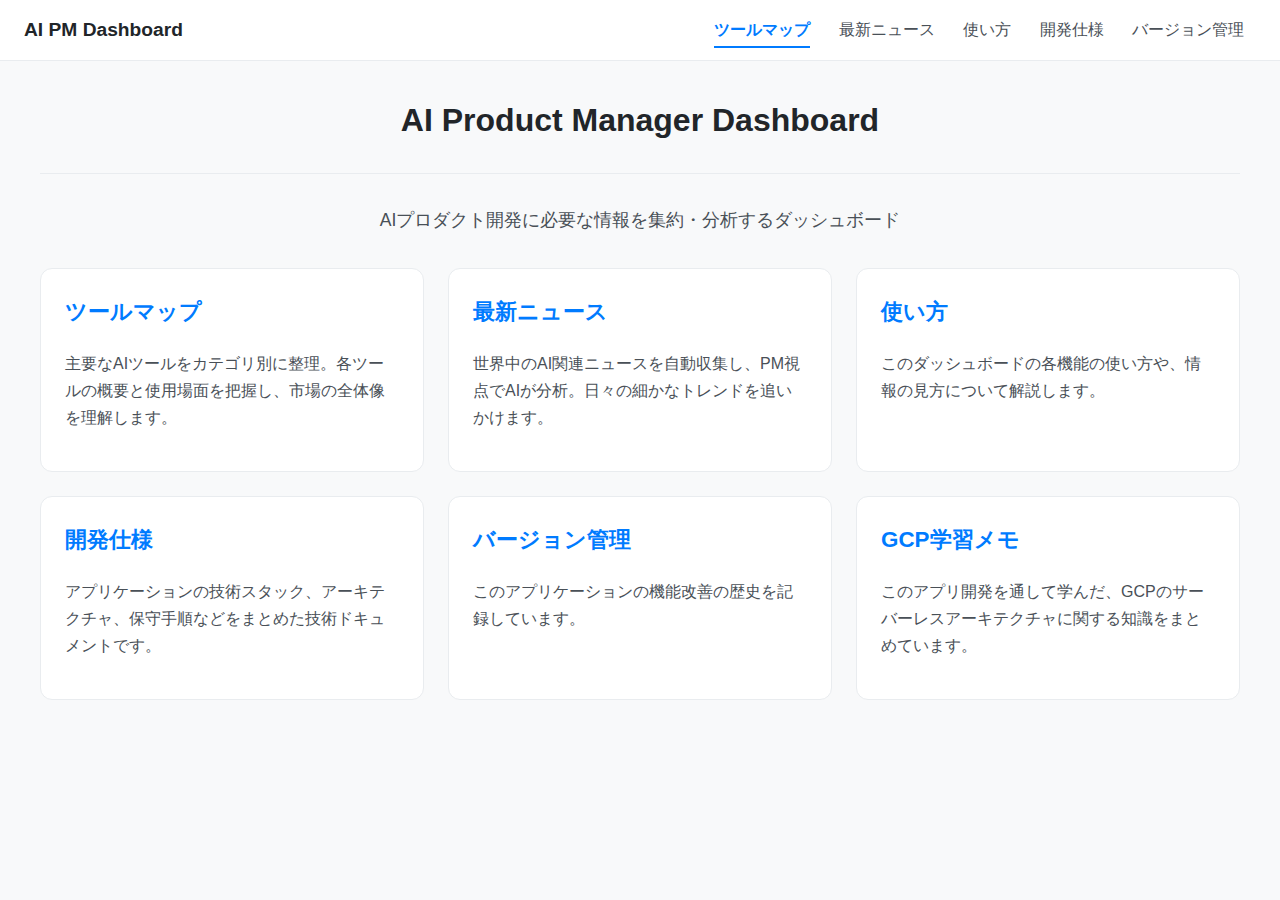
<file: public/index.html>
<!DOCTYPE html>
<html lang="ja">
<head>
    <meta charset="UTF-8">
    <meta name="viewport" content="width=device-width, initial-scale=1.0">
    <title>AI PM Dashboard - Home</title>
    <link rel="stylesheet" href="style.css">
    <style>
        /* このページ専用のスタイル */
        .portal-grid {
            display: grid;
            grid-template-columns: repeat(auto-fit, minmax(300px, 1fr));
            gap: 1.5em;
            margin-top: 2em;
        }
        .portal-card {
            background-color: var(--card-background-color);
            border: 1px solid var(--border-color);
            border-radius: 12px;
            padding: 1.5em;
            text-decoration: none;
            color: var(--text-color);
            transition: transform 0.2s ease-in-out, box-shadow 0.2s ease-in-out;
            display: block;
        }
        .portal-card:hover {
            transform: translateY(-5px);
            box-shadow: 0 8px 24px rgba(0,0,0,0.1);
        }
        .portal-card h2 {
            margin-top: 0;
            font-size: 1.4em;
            color: var(--primary-color);
            border: none;
            padding: 0;
        }
        .portal-card p {
            color: var(--secondary-text-color);
        }
    </style>
</head>
<body>
    <header id="header-placeholder" class="app-header"></header>
    
    <main class="container">
        <h1>AI Product Manager Dashboard</h1>
        <p style="text-align: center; font-size: 1.1em; color: var(--secondary-text-color);">AIプロダクト開発に必要な情報を集約・分析するダッシュボード</p>
        
        <div class="portal-grid">
            <a href="/landscape.html" class="portal-card">
                <h2>ツールマップ</h2>
                <p>主要なAIツールをカテゴリ別に整理。各ツールの概要と使用場面を把握し、市場の全体像を理解します。</p>
            </a>
            <a href="/news.html" class="portal-card">
                <h2>最新ニュース</h2>
                <p>世界中のAI関連ニュースを自動収集し、PM視点でAIが分析。日々の細かなトレンドを追いかけます。</p>
            </a>
            <a href="/manual.html" class="portal-card">
                <h2>使い方</h2>
                <p>このダッシュボードの各機能の使い方や、情報の見方について解説します。</p>
            </a>
            <a href="/specs.html" class="portal-card">
                <h2>開発仕様</h2>
                <p>アプリケーションの技術スタック、アーキテクチャ、保守手順などをまとめた技術ドキュメントです。</p>
            </a>
            <a href="/changelog.html" class="portal-card">
                <h2>バージョン管理</h2>
                <p>このアプリケーションの機能改善の歴史を記録しています。</p>
            </a>
            <a href="/gcp_lessons.html" class="portal-card">
                <h2>GCP学習メモ</h2>
                <p>このアプリ開発を通して学んだ、GCPのサーバーレスアーキテクチャに関する知識をまとめています。</p>
            </a>
        </div>
    </main>
    
  <div id="corporate-info-modal" class="modal-overlay" style="display: none;">
      <div class="modal-content">
        <div class="modal-header">
          <h2 id="modal-company-name">法人情報</h2>
          <span class="modal-close-button">&times;</span>
        </div>
        <div id="modal-body-content" class="modal-body">
          <div class="loader"></div>
        </div>
      </div>
    </div>
    
    <script src="app.js"></script>
  </body>
</html>
</file>
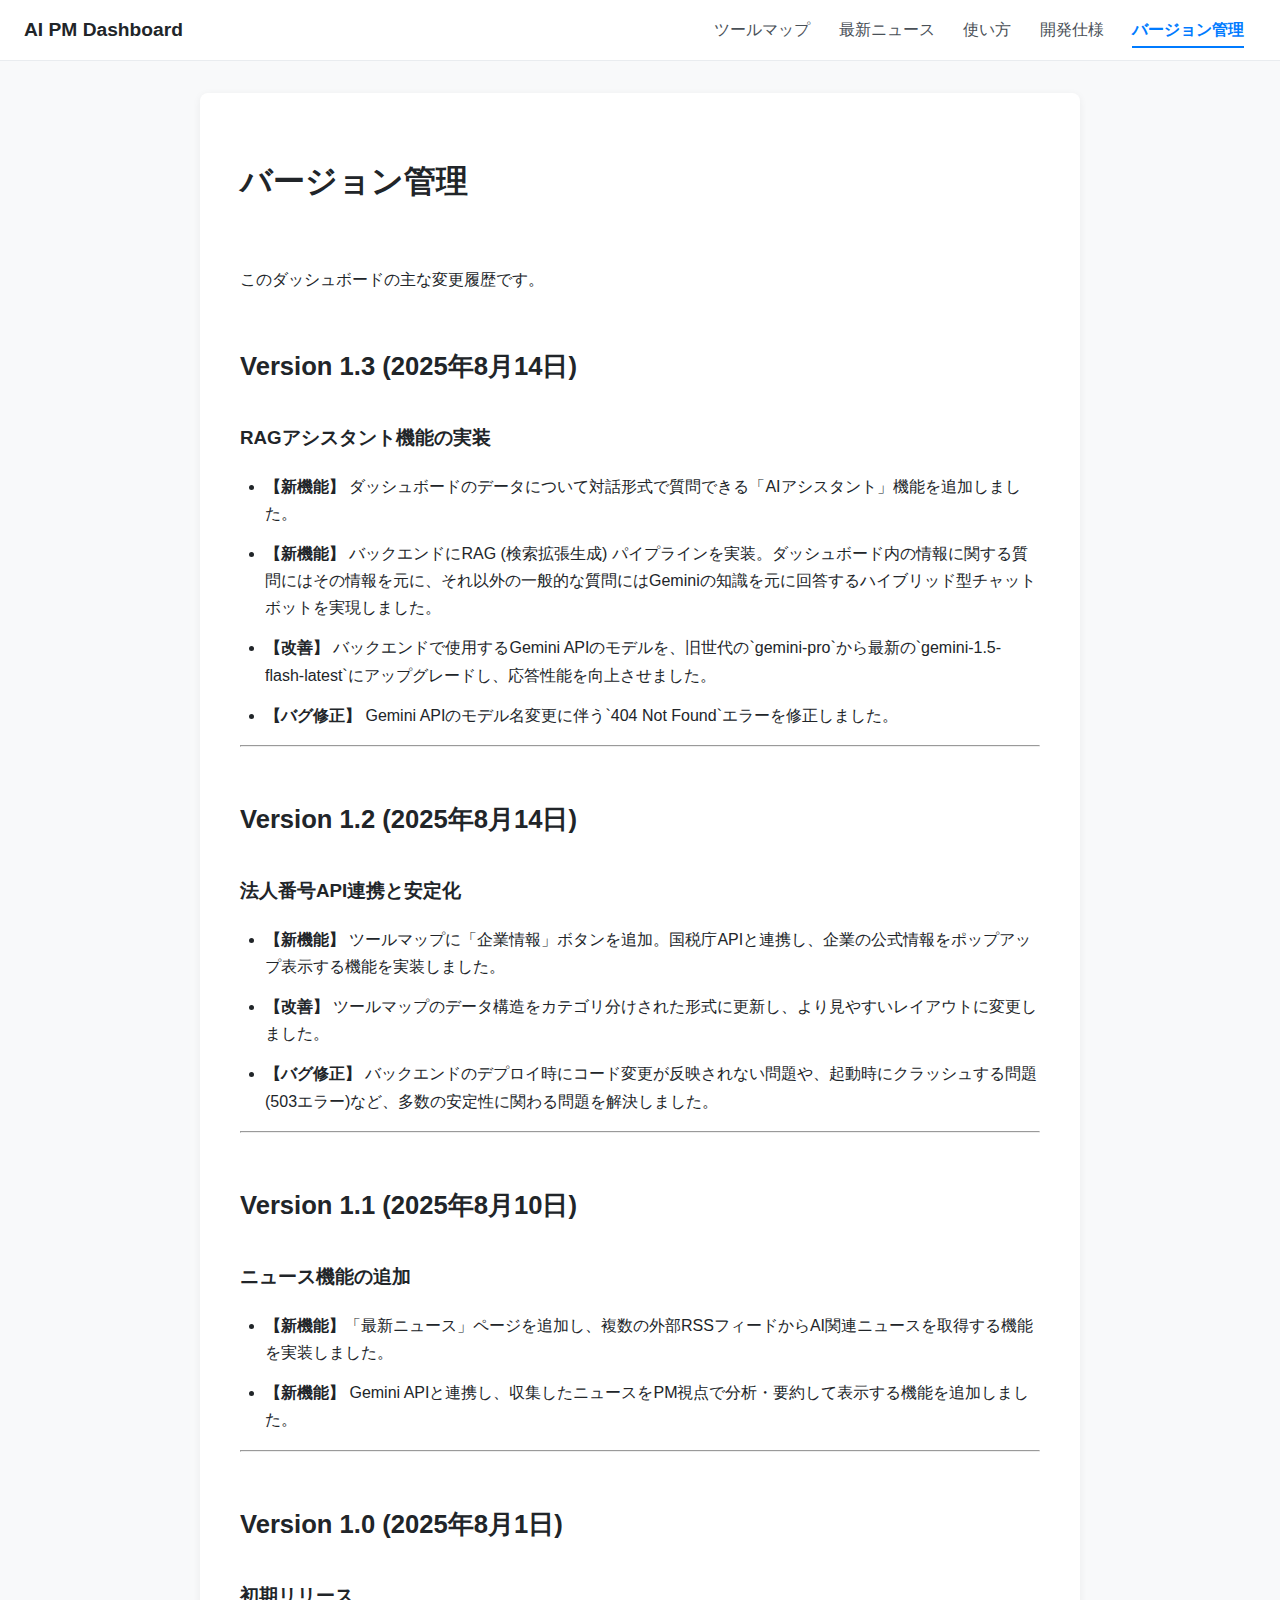
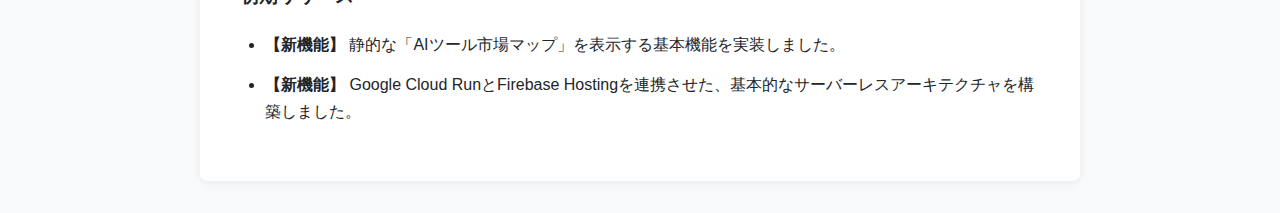
<file: public/changelog.html>
<!DOCTYPE html>
<html lang="ja">
<head>
    <meta charset="UTF-8">
    <meta name="viewport" content="width=device-width, initial-scale=1.0">
    <title>バージョン管理 - AI PM Dashboard</title>
    <link rel="stylesheet" href="style.css">
</head>
<body>
    <header id="header-placeholder" class="app-header"></header>

    <main class="container">
        <div class="static-page-container">
            <h1>バージョン管理</h1>
            <p>このダッシュボードの主な変更履歴です。</p>
    
            <section class="changelog-entry">
                <h2>Version 1.3 <span class="changelog-date">(2025年8月14日)</span></h2>
                <h3>RAGアシスタント機能の実装</h3>
                <ul>
                    <li><strong>【新機能】</strong> ダッシュボードのデータについて対話形式で質問できる「AIアシスタント」機能を追加しました。</li>
                    <li><strong>【新機能】</strong> バックエンドにRAG (検索拡張生成) パイプラインを実装。ダッシュボード内の情報に関する質問にはその情報を元に、それ以外の一般的な質問にはGeminiの知識を元に回答するハイブリッド型チャットボットを実現しました。</li>
                    <li><strong>【改善】</strong> バックエンドで使用するGemini APIのモデルを、旧世代の`gemini-pro`から最新の`gemini-1.5-flash-latest`にアップグレードし、応答性能を向上させました。</li>
                     <li><strong>【バグ修正】</strong> Gemini APIのモデル名変更に伴う`404 Not Found`エラーを修正しました。</li>
                </ul>
            </section>
            
            <hr>

            <section class="changelog-entry">
                <h2>Version 1.2 <span class="changelog-date">(2025年8月14日)</span></h2>
                <h3>法人番号API連携と安定化</h3>
                <ul>
                    <li><strong>【新機能】</strong> ツールマップに「企業情報」ボタンを追加。国税庁APIと連携し、企業の公式情報をポップアップ表示する機能を実装しました。</li>
                    <li><strong>【改善】</strong> ツールマップのデータ構造をカテゴリ分けされた形式に更新し、より見やすいレイアウトに変更しました。</li>
                    <li><strong>【バグ修正】</strong> バックエンドのデプロイ時にコード変更が反映されない問題や、起動時にクラッシュする問題(503エラー)など、多数の安定性に関わる問題を解決しました。</li>
                </ul>
            </section>
    
            <hr>
    
            <section class="changelog-entry">
                <h2>Version 1.1 <span class="changelog-date">(2025年8月10日)</span></h2>
                <h3>ニュース機能の追加</h3>
                <ul>
                    <li><strong>【新機能】</strong>「最新ニュース」ページを追加し、複数の外部RSSフィードからAI関連ニュースを取得する機能を実装しました。</li>
                    <li><strong>【新機能】</strong> Gemini APIと連携し、収集したニュースをPM視点で分析・要約して表示する機能を追加しました。</li>
                </ul>
            </section>
    
            <hr>
    
            <section class="changelog-entry">
                <h2>Version 1.0 <span class="changelog-date">(2025年8月1日)</span></h2>
                <h3>初期リリース</h3>
                <ul>
                    <li><strong>【新機能】</strong> 静的な「AIツール市場マップ」を表示する基本機能を実装しました。</li>
                    <li><strong>【新機能】</strong> Google Cloud RunとFirebase Hostingを連携させた、基本的なサーバーレスアーキテクチャを構築しました。</li>
                </ul>
            </section>
        </div>
    </main>
    
    <script src="app.js"></script>
</body>
</html>
</file>
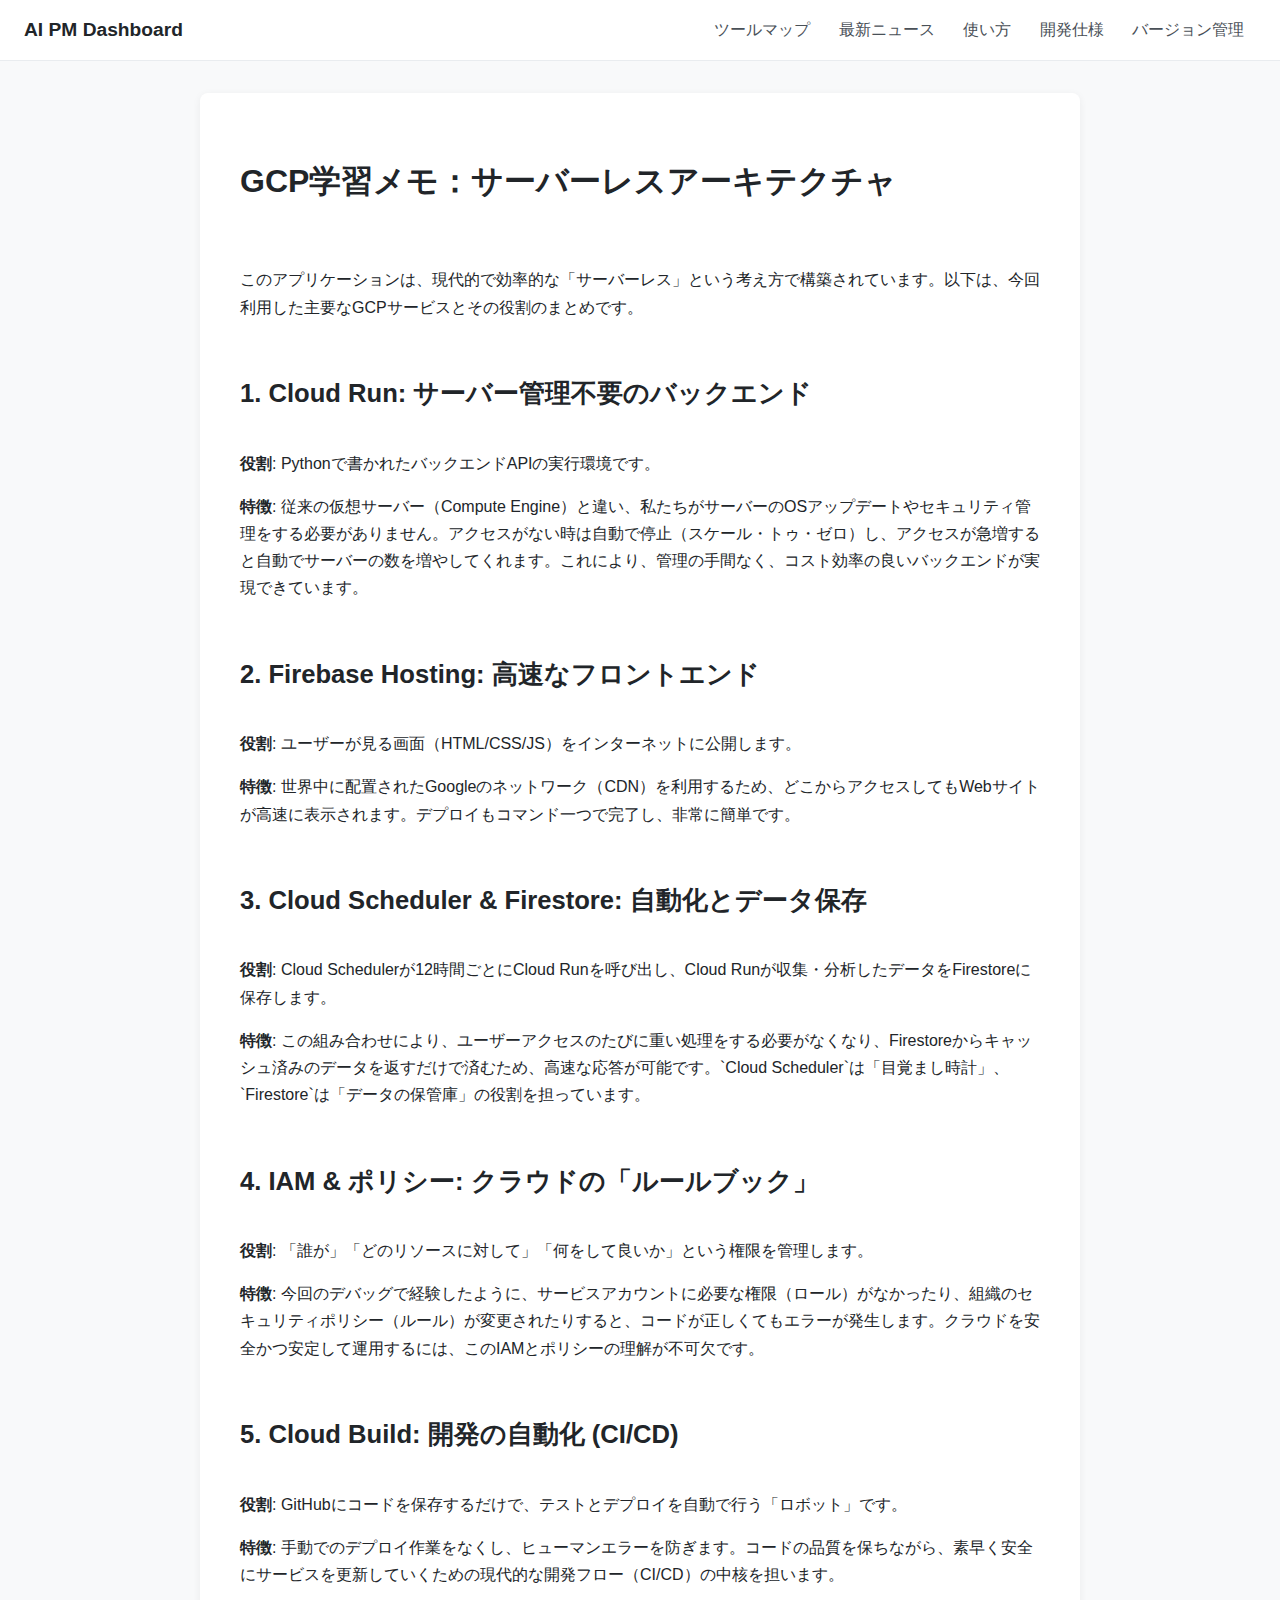
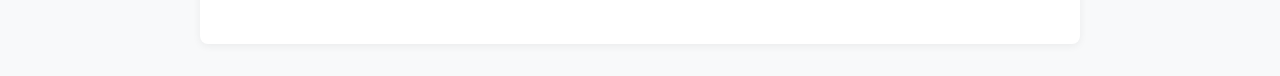
<file: public/gcp_lessons.html>
<!DOCTYPE html>
<html lang="ja">
<head>
    <meta charset="UTF-8">
    <meta name="viewport" content="width=device-width, initial-scale=1.0">
    <title>GCP学習メモ - AI PM Dashboard</title>
    <link rel="stylesheet" href="style.css">
</head>
<body>
    <header id="header-placeholder" class="app-header"></header>
    
    <main class="container">
        <div class="static-page-container">
            <h1>GCP学習メモ：サーバーレスアーキテクチャ</h1>
            <p>このアプリケーションは、現代的で効率的な「サーバーレス」という考え方で構築されています。以下は、今回利用した主要なGCPサービスとその役割のまとめです。</p>

            <h2>1. Cloud Run: サーバー管理不要のバックエンド</h2>
            <p><strong>役割</strong>: Pythonで書かれたバックエンドAPIの実行環境です。</p>
            <p><strong>特徴</strong>: 従来の仮想サーバー（Compute Engine）と違い、私たちがサーバーのOSアップデートやセキュリティ管理をする必要がありません。アクセスがない時は自動で停止（スケール・トゥ・ゼロ）し、アクセスが急増すると自動でサーバーの数を増やしてくれます。これにより、管理の手間なく、コスト効率の良いバックエンドが実現できています。</p>
            
            <h2>2. Firebase Hosting: 高速なフロントエンド</h2>
            <p><strong>役割</strong>: ユーザーが見る画面（HTML/CSS/JS）をインターネットに公開します。</p>
            <p><strong>特徴</strong>: 世界中に配置されたGoogleのネットワーク（CDN）を利用するため、どこからアクセスしてもWebサイトが高速に表示されます。デプロイもコマンド一つで完了し、非常に簡単です。</p>

            <h2>3. Cloud Scheduler & Firestore: 自動化とデータ保存</h2>
            <p><strong>役割</strong>: Cloud Schedulerが12時間ごとにCloud Runを呼び出し、Cloud Runが収集・分析したデータをFirestoreに保存します。</p>
            <p><strong>特徴</strong>: この組み合わせにより、ユーザーアクセスのたびに重い処理をする必要がなくなり、Firestoreからキャッシュ済みのデータを返すだけで済むため、高速な応答が可能です。`Cloud Scheduler`は「目覚まし時計」、`Firestore`は「データの保管庫」の役割を担っています。</p>

            <h2>4. IAM & ポリシー: クラウドの「ルールブック」</h2>
            <p><strong>役割</strong>: 「誰が」「どのリソースに対して」「何をして良いか」という権限を管理します。</p>
            <p><strong>特徴</strong>: 今回のデバッグで経験したように、サービスアカウントに必要な権限（ロール）がなかったり、組織のセキュリティポリシー（ルール）が変更されたりすると、コードが正しくてもエラーが発生します。クラウドを安全かつ安定して運用するには、このIAMとポリシーの理解が不可欠です。</p>

            <h2>5. Cloud Build: 開発の自動化 (CI/CD)</h2>
            <p><strong>役割</strong>: GitHubにコードを保存するだけで、テストとデプロイを自動で行う「ロボット」です。</p>
            <p><strong>特徴</strong>: 手動でのデプロイ作業をなくし、ヒューマンエラーを防ぎます。コードの品質を保ちながら、素早く安全にサービスを更新していくための現代的な開発フロー（CI/CD）の中核を担います。</p>
        </div>
    </main>
    
    <script src="app.js"></script>
</body>
</html>
</file>
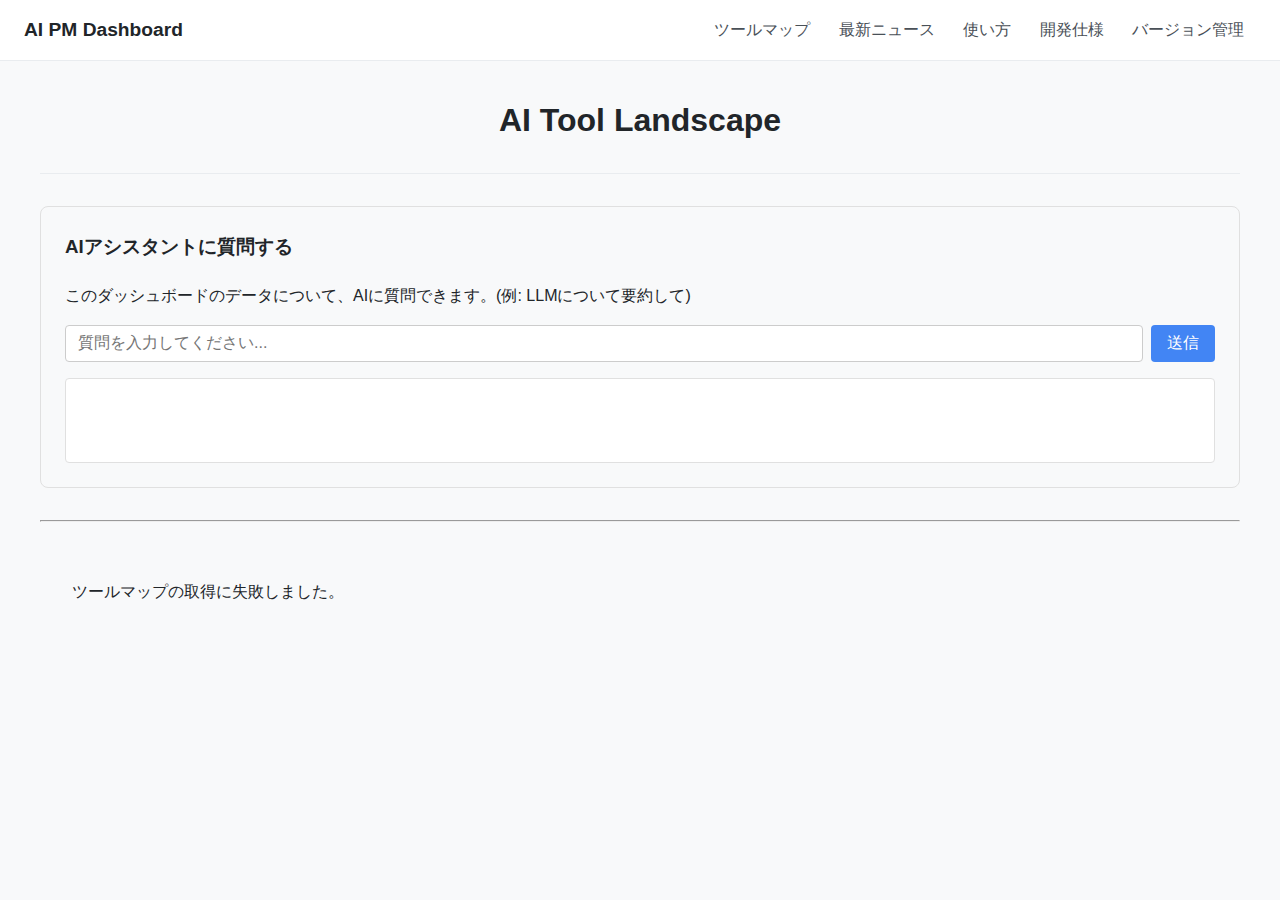
<file: public/landscape.html>
<!DOCTYPE html>
<html lang="ja">
<head>
    <meta charset="UTF-8">
    <meta name="viewport" content="width=device-width, initial-scale=1.0">
    <title>AI Tool Landscape</title>
    <link rel="stylesheet" href="style.css">
</head>
<body>
    <header id="header-placeholder" class="app-header"></header>
    
    <main class="container">
        <h1>AI Tool Landscape</h1>
        <section class="chat-container">
    <h3>AIアシスタントに質問する</h3>
    <p>このダッシュボードのデータについて、AIに質問できます。(例: LLMについて要約して)</p>
    <div class="chat-input-area">
        <input type="text" id="chat-input" placeholder="質問を入力してください...">
        <button id="chat-submit-btn">送信</button>
    </div>
    <div id="chat-answer-area">
        </div>
</section>

<hr class="section-divider">
        <div id="main-container" class="category-grid">
            <div class="loader">AIツールマップを読み込み中...</div>
        </div>
    </main>
    
    <script src="app.js"></script>
</body>
</html>
</file>
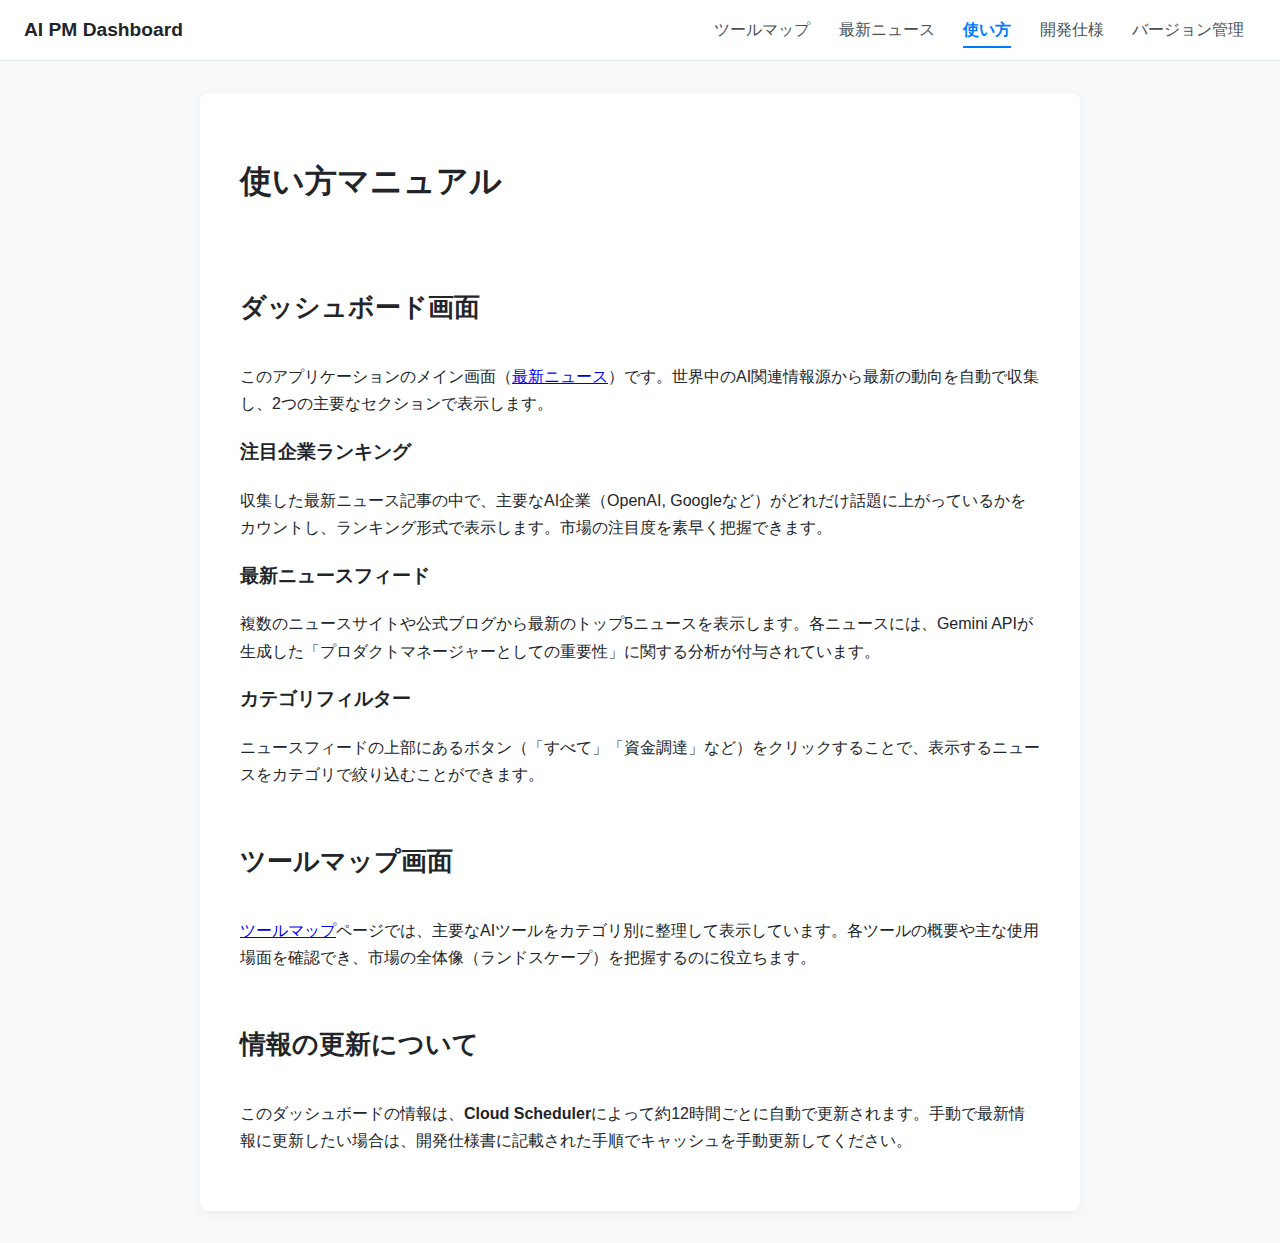
<file: public/manual.html>
<!DOCTYPE html>
<html lang="ja">
<head>
    <meta charset="UTF-8">
    <meta name="viewport" content="width=device-width, initial-scale=1.0">
    <title>使い方 - AI PM Dashboard</title>
    <link rel="stylesheet" href="style.css">
</head>
<body>
    <header id="header-placeholder" class="app-header"></header>
    
    <main class="container">
        <div class="static-page-container">
            <h1>使い方マニュアル</h1>
            
            <h2>ダッシュボード画面</h2>
            <p>このアプリケーションのメイン画面（<a href="/news.html">最新ニュース</a>）です。世界中のAI関連情報源から最新の動向を自動で収集し、2つの主要なセクションで表示します。</p>
            
            <h3>注目企業ランキング</h3>
            <p>収集した最新ニュース記事の中で、主要なAI企業（OpenAI, Googleなど）がどれだけ話題に上がっているかをカウントし、ランキング形式で表示します。市場の注目度を素早く把握できます。</p>

            <h3>最新ニュースフィード</h3>
            <p>複数のニュースサイトや公式ブログから最新のトップ5ニュースを表示します。各ニュースには、Gemini APIが生成した「プロダクトマネージャーとしての重要性」に関する分析が付与されています。</p>
            
            <h3>カテゴリフィルター</h3>
            <p>ニュースフィードの上部にあるボタン（「すべて」「資金調達」など）をクリックすることで、表示するニュースをカテゴリで絞り込むことができます。</p>

            <h2>ツールマップ画面</h2>
            <p><a href="/">ツールマップ</a>ページでは、主要なAIツールをカテゴリ別に整理して表示しています。各ツールの概要や主な使用場面を確認でき、市場の全体像（ランドスケープ）を把握するのに役立ちます。</p>

            <h2>情報の更新について</h2>
            <p>このダッシュボードの情報は、<strong>Cloud Scheduler</strong>によって約12時間ごとに自動で更新されます。手動で最新情報に更新したい場合は、開発仕様書に記載された手順でキャッシュを手動更新してください。</p>
        </div>
    </main>
    
    <script src="app.js"></script>
</body>
</html>
</file>
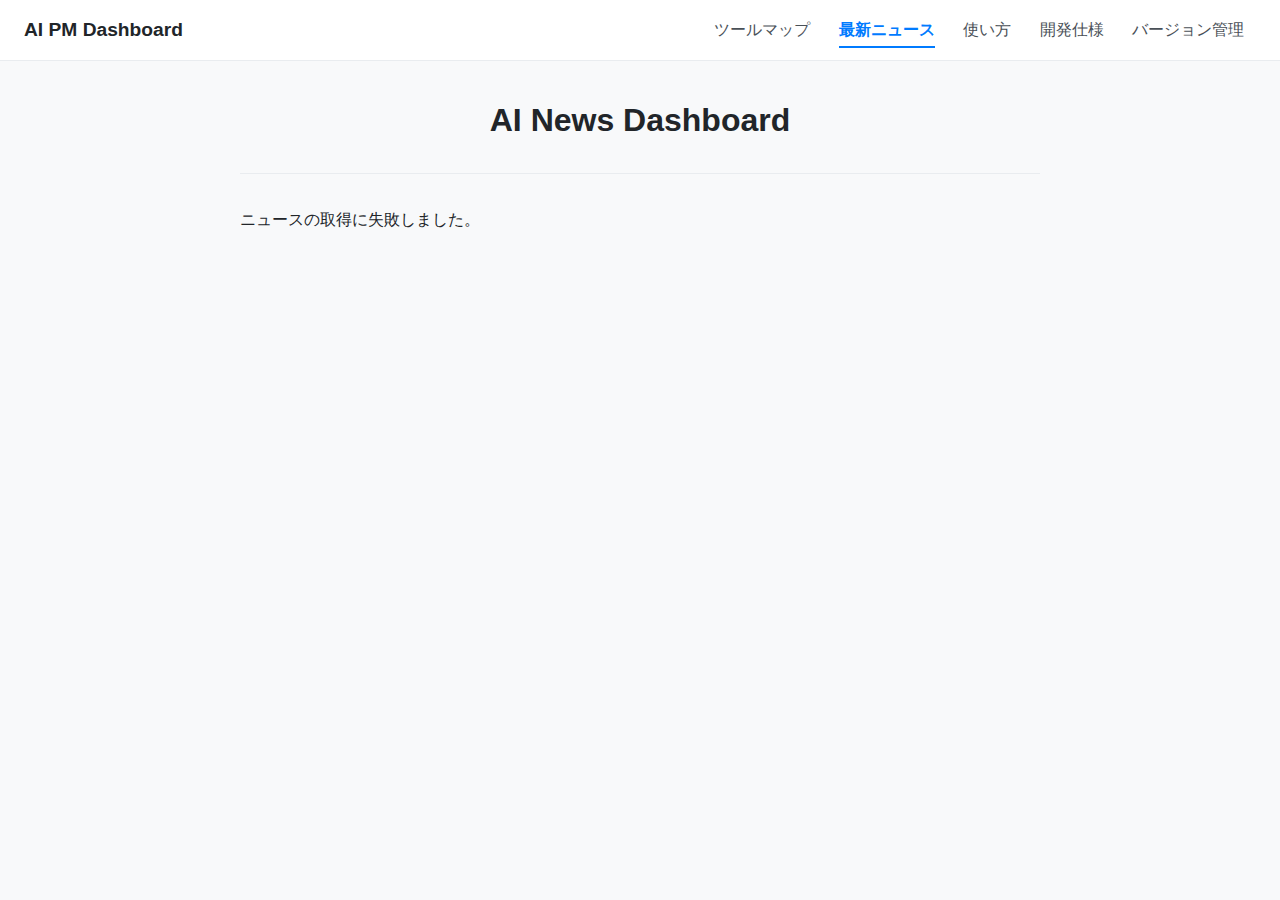
<file: public/news.html>
<!DOCTYPE html>
<html lang="ja">
<head>
    <meta charset="UTF-8">
    <meta name="viewport" content="width=device-width, initial-scale=1.0">
    <title>AI News Dashboard</title>
    <link rel="stylesheet" href="style.css">
</head>
<body>
    <header id="header-placeholder" class="app-header"></header>
    
    <main class="container">
        <div class="news-container-wrapper">
            <h1>AI News Dashboard</h1>
            <div class="filter-container" id="filter-buttons"></div>
            <div id="news-container">
                <div class="loader">最新ニュースを分析中...</div>
            </div>
        </div>
    </main>
    
    <script src="app.js"></script>
</body>
</html>
</file>
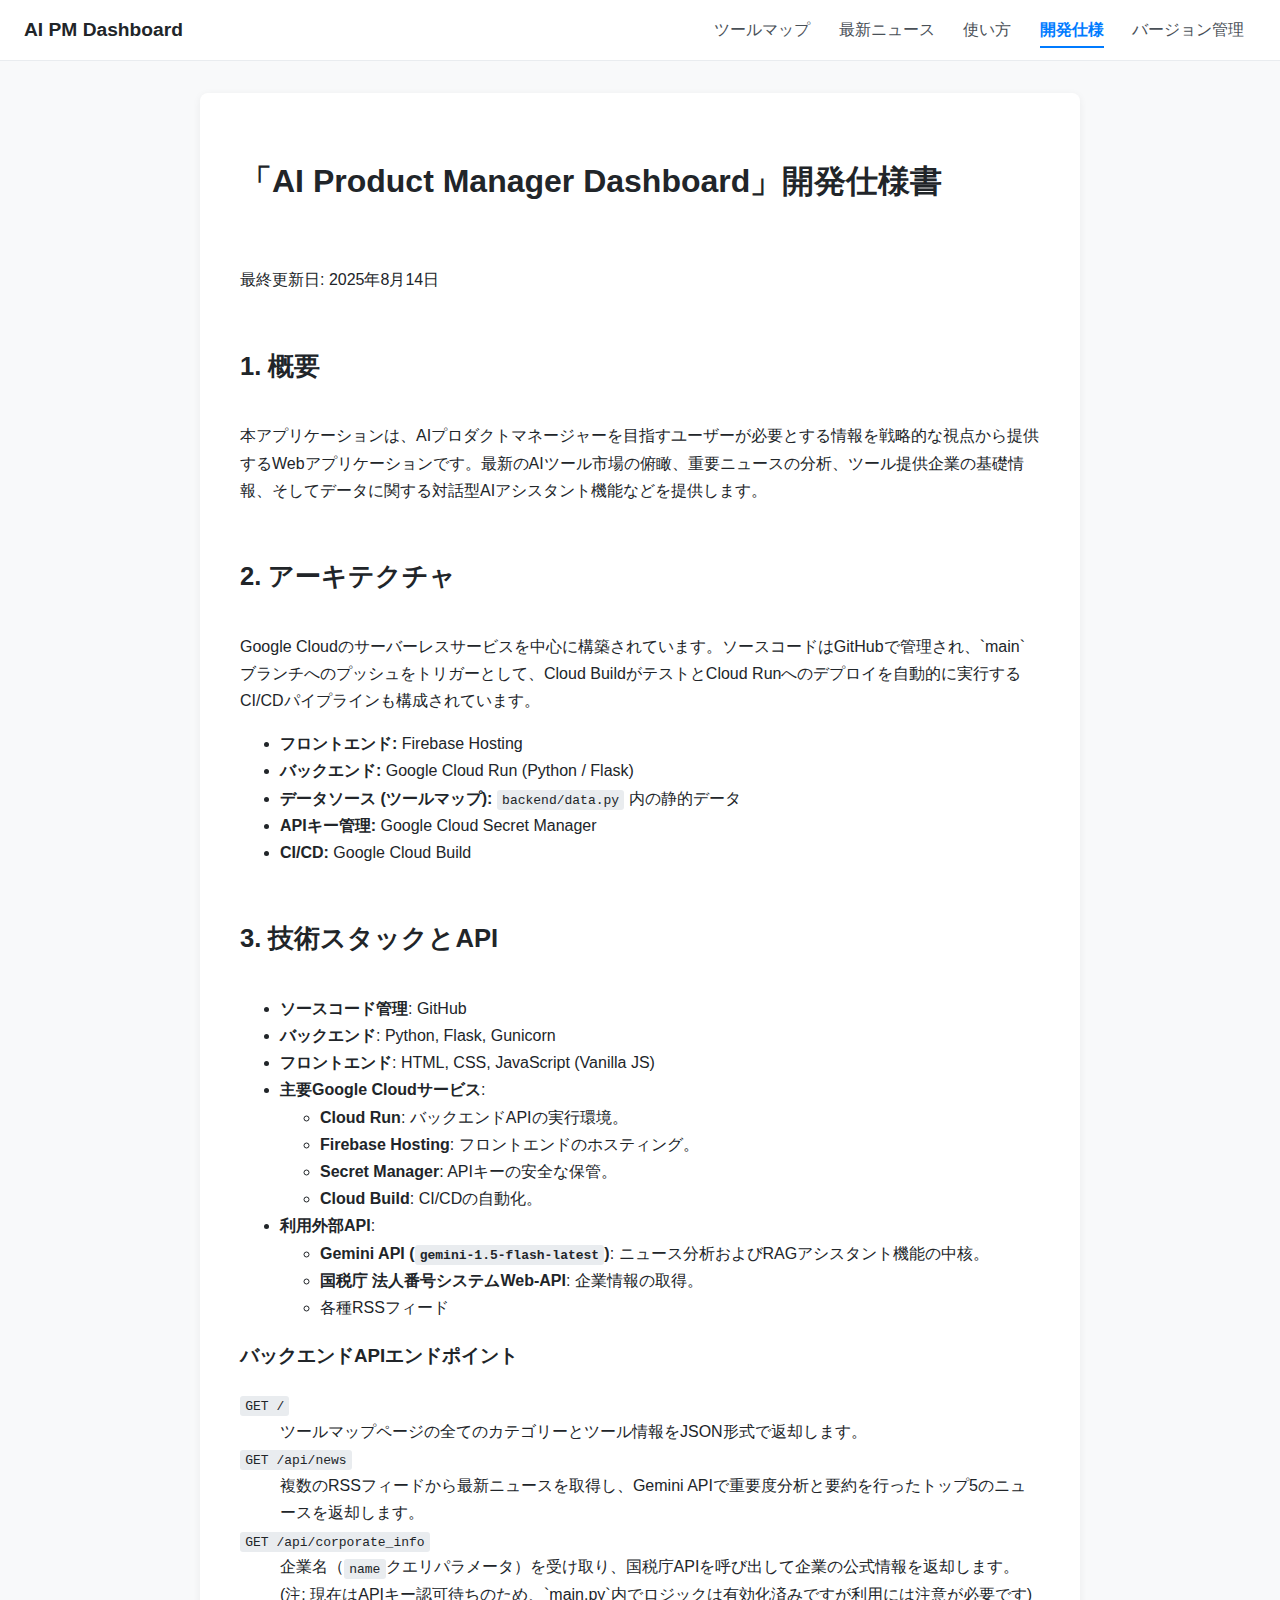
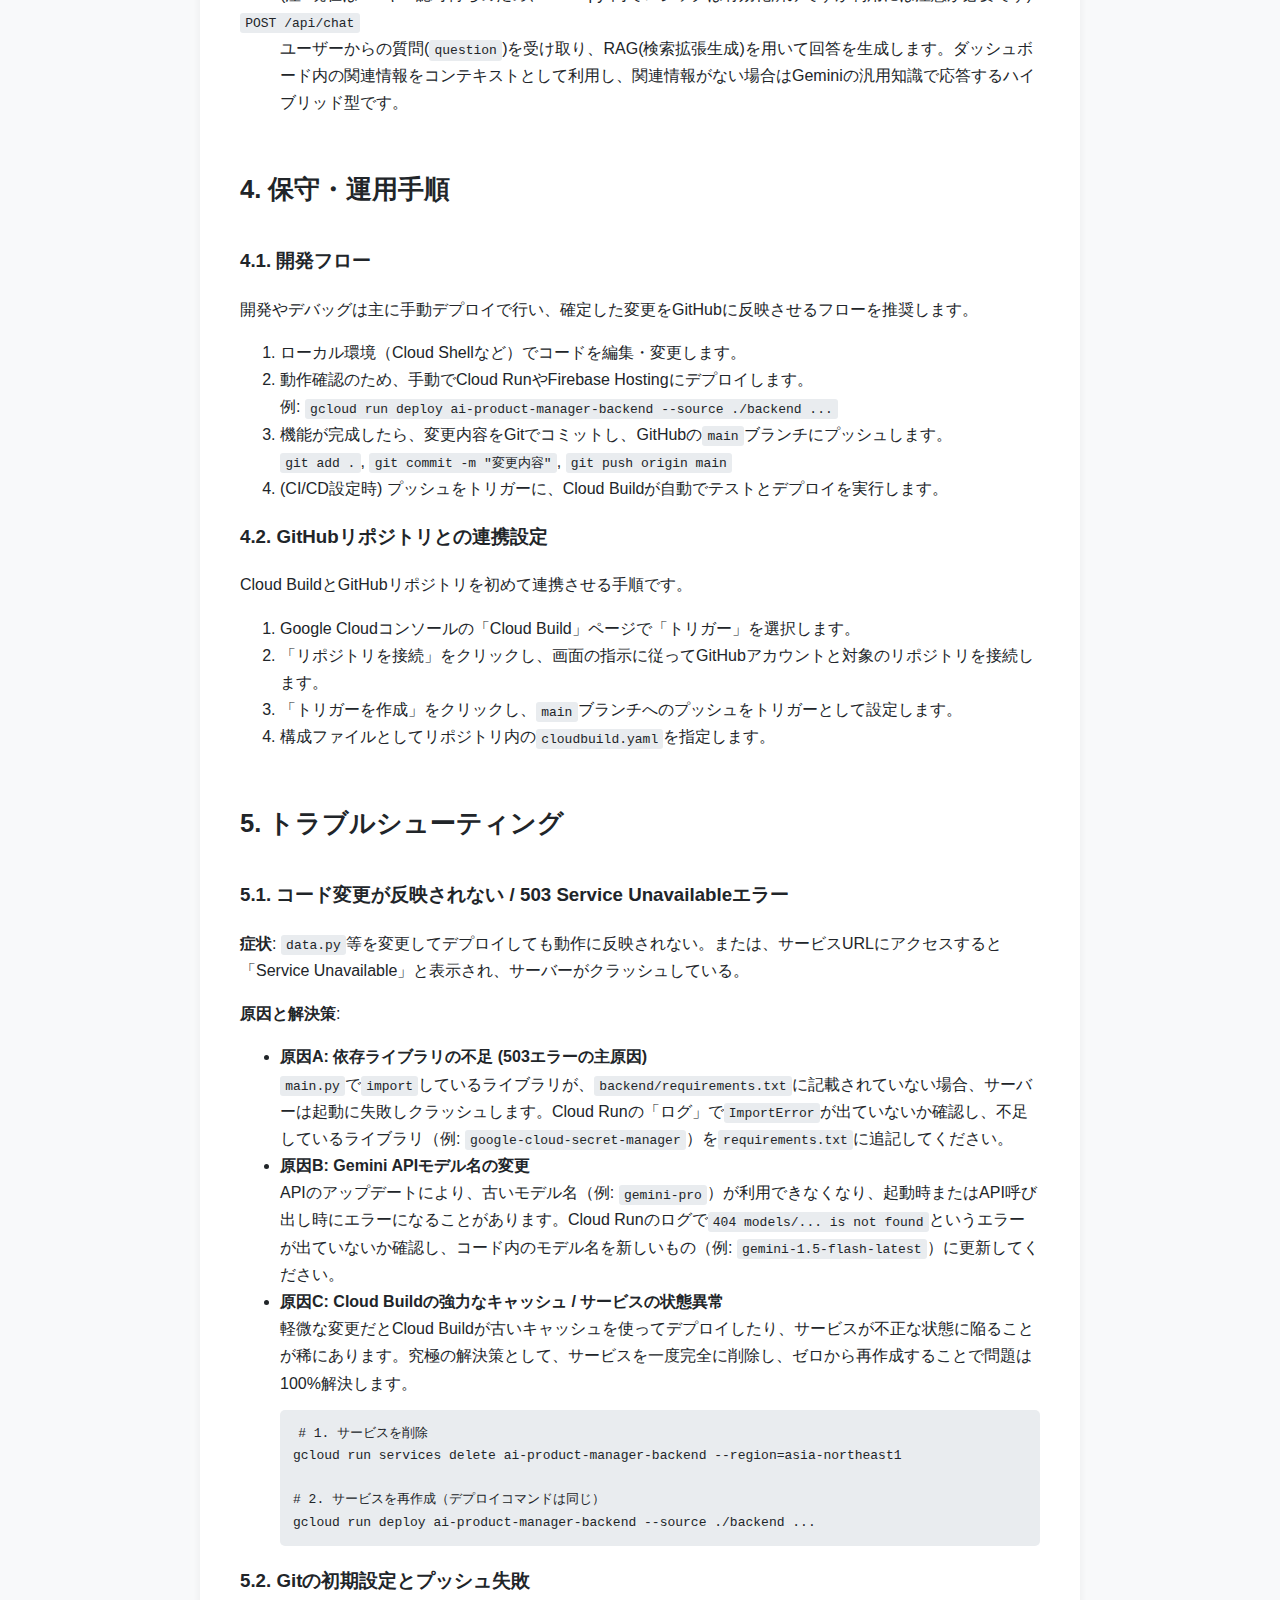
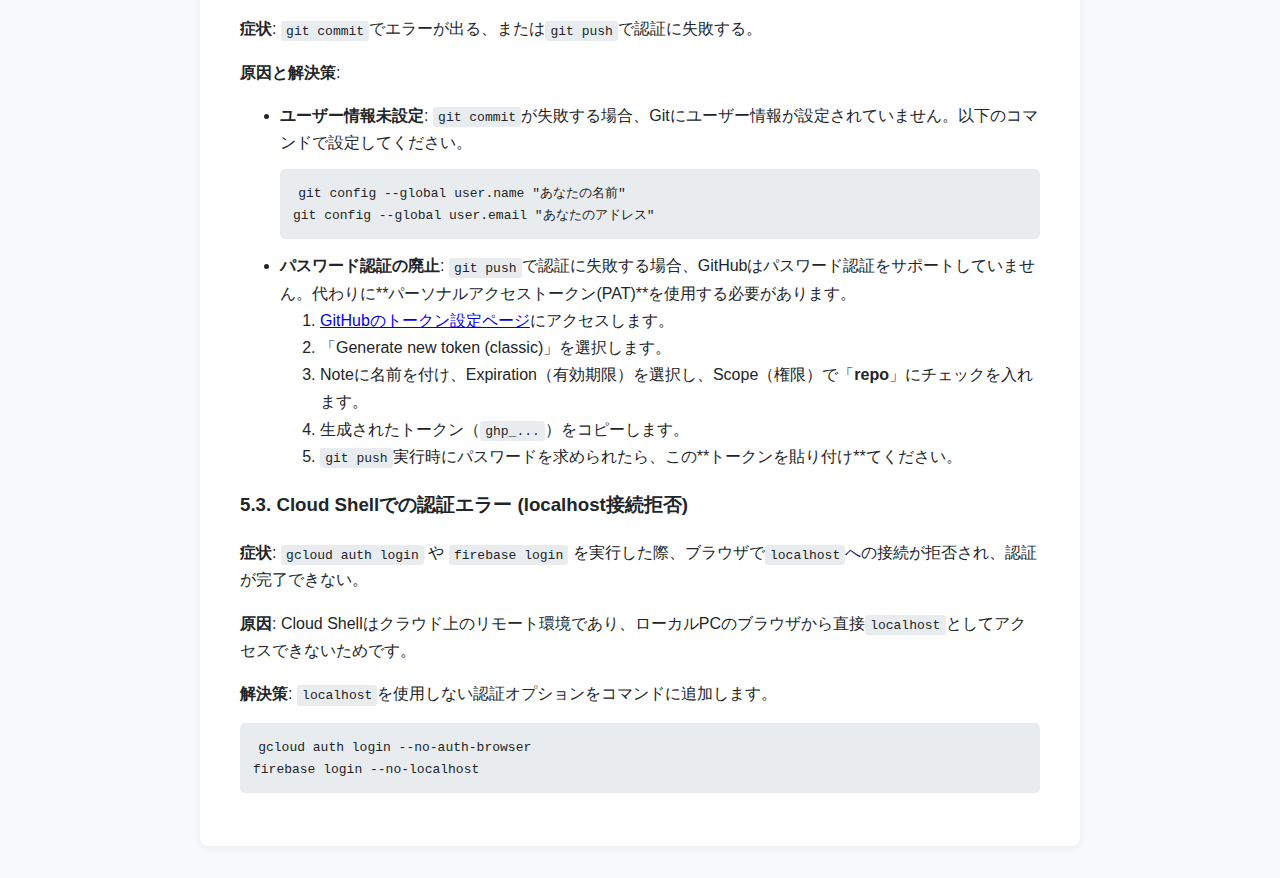
<file: public/specs.html>
<!DOCTYPE html>
<html lang="ja">
<head>
    <meta charset="UTF-8">
    <meta name="viewport" content="width=device-width, initial-scale=1.0">
    <title>開発仕様 - AI PM Dashboard</title>
    <link rel="stylesheet" href="style.css">
</head>
<body>
    <header id="header-placeholder" class="app-header"></header>

    <main class="container">
        <div class="static-page-container">
            <h1>「AI Product Manager Dashboard」開発仕様書</h1>
            <p>最終更新日: 2025年8月14日</p>
    
            <h2>1. 概要</h2>
            <p>本アプリケーションは、AIプロダクトマネージャーを目指すユーザーが必要とする情報を戦略的な視点から提供するWebアプリケーションです。最新のAIツール市場の俯瞰、重要ニュースの分析、ツール提供企業の基礎情報、そしてデータに関する対話型AIアシスタント機能などを提供します。</p>
    
            <h2>2. アーキテクチャ</h2>
            <p>Google Cloudのサーバーレスサービスを中心に構築されています。ソースコードはGitHubで管理され、`main`ブランチへのプッシュをトリガーとして、Cloud BuildがテストとCloud Runへのデプロイを自動的に実行するCI/CDパイプラインも構成されています。</p>
            <ul>
                <li><strong>フロントエンド:</strong> Firebase Hosting</li>
                <li><strong>バックエンド:</strong> Google Cloud Run (Python / Flask)</li>
                <li><strong>データソース (ツールマップ):</strong> <code>backend/data.py</code> 内の静的データ</li>
                <li><strong>APIキー管理:</strong> Google Cloud Secret Manager</li>
                <li><strong>CI/CD:</strong> Google Cloud Build</li>
            </ul>

            <h2>3. 技術スタックとAPI</h2>
            <ul>
                <li><strong>ソースコード管理</strong>: GitHub</li>
                <li><strong>バックエンド</strong>: Python, Flask, Gunicorn</li>
                <li><strong>フロントエンド</strong>: HTML, CSS, JavaScript (Vanilla JS)</li>
                <li><strong>主要Google Cloudサービス</strong>:
                    <ul>
                        <li><strong>Cloud Run</strong>: バックエンドAPIの実行環境。</li>
                        <li><strong>Firebase Hosting</strong>: フロントエンドのホスティング。</li>
                        <li><strong>Secret Manager</strong>: APIキーの安全な保管。</li>
                        <li><strong>Cloud Build</strong>: CI/CDの自動化。</li>
                    </ul>
                </li>
                 <li><strong>利用外部API</strong>:
                    <ul>
                        <li><strong>Gemini API (<code>gemini-1.5-flash-latest</code>)</strong>: ニュース分析およびRAGアシスタント機能の中核。</li>
                        <li><strong>国税庁 法人番号システムWeb-API</strong>: 企業情報の取得。</li>
                        <li>各種RSSフィード</li>
                    </ul>
                </li>
            </ul>

            <h3>バックエンドAPIエンドポイント</h3>
            <dl>
                <dt><code>GET /</code></dt>
                <dd>ツールマップページの全てのカテゴリーとツール情報をJSON形式で返却します。</dd>
                
                <dt><code>GET /api/news</code></dt>
                <dd>複数のRSSフィードから最新ニュースを取得し、Gemini APIで重要度分析と要約を行ったトップ5のニュースを返却します。</dd>

                <dt><code>GET /api/corporate_info</code></dt>
                <dd>企業名（<code>name</code>クエリパラメータ）を受け取り、国税庁APIを呼び出して企業の公式情報を返却します。(注: 現在はAPIキー認可待ちのため、`main.py`内でロジックは有効化済みですが利用には注意が必要です)</dd>

                <dt><code>POST /api/chat</code></dt>
                <dd>ユーザーからの質問(<code>question</code>)を受け取り、RAG(検索拡張生成)を用いて回答を生成します。ダッシュボード内の関連情報をコンテキストとして利用し、関連情報がない場合はGeminiの汎用知識で応答するハイブリッド型です。</dd>
            </dl>
    
            <h2>4. 保守・運用手順</h2>
            <h3>4.1. 開発フロー</h3>
            <p>開発やデバッグは主に手動デプロイで行い、確定した変更をGitHubに反映させるフローを推奨します。</p>
            <ol>
                <li>ローカル環境（Cloud Shellなど）でコードを編集・変更します。</li>
                <li>動作確認のため、手動でCloud RunやFirebase Hostingにデプロイします。
                    <br>例: <code>gcloud run deploy ai-product-manager-backend --source ./backend ...</code>
                </li>
                <li>機能が完成したら、変更内容をGitでコミットし、GitHubの<code>main</code>ブランチにプッシュします。
                    <br><code>git add .</code>, <code>git commit -m "変更内容"</code>, <code>git push origin main</code>
                </li>
                <li>(CI/CD設定時) プッシュをトリガーに、Cloud Buildが自動でテストとデプロイを実行します。</li>
            </ol>

            <h3>4.2. GitHubリポジトリとの連携設定</h3>
            <p>Cloud BuildとGitHubリポジトリを初めて連携させる手順です。</p>
            <ol>
                <li>Google Cloudコンソールの「Cloud Build」ページで「トリガー」を選択します。</li>
                <li>「リポジトリを接続」をクリックし、画面の指示に従ってGitHubアカウントと対象のリポジトリを接続します。</li>
                <li>「トリガーを作成」をクリックし、<code>main</code>ブランチへのプッシュをトリガーとして設定します。</li>
                <li>構成ファイルとしてリポジトリ内の<code>cloudbuild.yaml</code>を指定します。</li>
            </ol>

            <h2>5. トラブルシューティング</h2>

            <h3>5.1. コード変更が反映されない / 503 Service Unavailableエラー</h3>
            <p><strong>症状</strong>: <code>data.py</code>等を変更してデプロイしても動作に反映されない。または、サービスURLにアクセスすると「Service Unavailable」と表示され、サーバーがクラッシュしている。</p>
            <p><strong>原因と解決策</strong>:</p>
            <ul>
                <li><strong>原因A: 依存ライブラリの不足 (503エラーの主原因)</strong>
                    <br><code>main.py</code>で<code>import</code>しているライブラリが、<code>backend/requirements.txt</code>に記載されていない場合、サーバーは起動に失敗しクラッシュします。Cloud Runの「ログ」で<code>ImportError</code>が出ていないか確認し、不足しているライブラリ（例: <code>google-cloud-secret-manager</code>）を<code>requirements.txt</code>に追記してください。
                </li>
                <li><strong>原因B: Gemini APIモデル名の変更</strong>
                    <br>APIのアップデートにより、古いモデル名（例: <code>gemini-pro</code>）が利用できなくなり、起動時またはAPI呼び出し時にエラーになることがあります。Cloud Runのログで<code>404 models/... is not found</code>というエラーが出ていないか確認し、コード内のモデル名を新しいもの（例: <code>gemini-1.5-flash-latest</code>）に更新してください。
                </li>
                <li><strong>原因C: Cloud Buildの強力なキャッシュ / サービスの状態異常</strong>
                    <br>軽微な変更だとCloud Buildが古いキャッシュを使ってデプロイしたり、サービスが不正な状態に陥ることが稀にあります。究極の解決策として、サービスを一度完全に削除し、ゼロから再作成することで問題は100%解決します。
                    <pre><code># 1. サービスを削除
gcloud run services delete ai-product-manager-backend --region=asia-northeast1

# 2. サービスを再作成（デプロイコマンドは同じ）
gcloud run deploy ai-product-manager-backend --source ./backend ...</code></pre>
                </li>
            </ul>

            <h3>5.2. Gitの初期設定とプッシュ失敗</h3>
            <p><strong>症状</strong>: <code>git commit</code>でエラーが出る、または<code>git push</code>で認証に失敗する。</p>
            <p><strong>原因と解決策</strong>:</p>
            <ul>
                <li><strong>ユーザー情報未設定</strong>: <code>git commit</code>が失敗する場合、Gitにユーザー情報が設定されていません。以下のコマンドで設定してください。
                    <pre><code>git config --global user.name "あなたの名前"
git config --global user.email "あなたのアドレス"</code></pre>
                </li>
                <li><strong>パスワード認証の廃止</strong>: <code>git push</code>で認証に失敗する場合、GitHubはパスワード認証をサポートしていません。代わりに**パーソナルアクセストークン(PAT)**を使用する必要があります。
                    <ol>
                        <li><a href="https://github.com/settings/tokens" target="_blank" rel="noopener noreferrer">GitHubのトークン設定ページ</a>にアクセスします。</li>
                        <li>「Generate new token (classic)」を選択します。</li>
                        <li>Noteに名前を付け、Expiration（有効期限）を選択し、Scope（権限）で「<strong>repo</strong>」にチェックを入れます。</li>
                        <li>生成されたトークン（<code>ghp_...</code>）をコピーします。</li>
                        <li><code>git push</code>実行時にパスワードを求められたら、この**トークンを貼り付け**てください。</li>
                    </ol>
                </li>
            </ul>
            
            <h3>5.3. Cloud Shellでの認証エラー (localhost接続拒否)</h3>
            <p><strong>症状</strong>: <code>gcloud auth login</code> や <code>firebase login</code> を実行した際、ブラウザで<code>localhost</code>への接続が拒否され、認証が完了できない。</p>
            <p><strong>原因</strong>: Cloud Shellはクラウド上のリモート環境であり、ローカルPCのブラウザから直接<code>localhost</code>としてアクセスできないためです。</p>
            <p><strong>解決策</strong>: <code>localhost</code>を使用しない認証オプションをコマンドに追加します。</p>
            <pre><code>gcloud auth login --no-auth-browser
firebase login --no-localhost</code></pre>
        </div>
    </main>

    <script src="app.js"></script>
</body>
</html>
</file>
<file: public/style.css>
/* --- ver 5.0: UI/UX Final Polish --- */

/* 基本設定 */
:root {
    --primary-color: #007bff;
    --text-color: #212529;
    --secondary-text-color: #495057;
    --background-color: #f8f9fa;
    --card-background-color: #ffffff;
    --border-color: #e9ecef;
    --header-height: 60px;
}

body {
    font-family: -apple-system, BlinkMacSystemFont, "Segoe UI", Roboto, Helvetica, Arial, sans-serif;
    line-height: 1.7;
    margin: 0;
    background-color: var(--background-color);
    color: var(--text-color);
}

/* ヘッダー & ナビゲーション */
.app-header {
    background-color: var(--card-background-color);
    border-bottom: 1px solid var(--border-color);
    padding: 0 1.5em;
    height: var(--header-height);
    display: flex;
    align-items: center;
    justify-content: space-between;
    position: sticky;
    top: 0;
    z-index: 10;
}
.header-title {
    font-size: 1.2em;
    font-weight: 600;
    color: var(--text-color);
    text-decoration: none;
}
.header-nav a {
    margin: 0 12px;
    text-decoration: none;
    font-weight: 500;
    color: var(--secondary-text-color);
    transition: color 0.2s;
    padding: 0.5em 0;
}
.header-nav a:hover {
    color: var(--primary-color);
}
.header-nav a.active {
    color: var(--primary-color);
    font-weight: bold;
    border-bottom: 2px solid var(--primary-color);
}

/* メインコンテンツ */
main.container {
    max-width: 1200px;
    margin: 2em auto;
    padding: 0 1.5em;
}

h1 {
    text-align: center;
    font-weight: 600;
    margin-bottom: 1em;
    border-bottom: 1px solid var(--border-color);
    padding-bottom: 0.8em;
}
h2 {
    border-bottom: 2px solid var(--primary-color);
    padding-bottom: 0.5em;
    margin-top: 2em;
    font-size: 1.6em;
}

/* ツールマップページ */
.category-grid {
    display: grid;
    grid-template-columns: repeat(auto-fill, minmax(360px, 1fr));
    gap: 1.5em;
}
.category-section {
    background-color: var(--card-background-color);
    border: 1px solid var(--border-color);
    border-radius: 12px;
    padding: 1.5em;
    box-shadow: 0 4px 12px rgba(0,0,0,0.06);
}
.tool-card { border-top: 1px solid var(--border-color); padding-top: 1.5em; margin-top: 1.5em; }
.tool-card:first-of-type { border-top: none; padding-top: 0; margin-top: 0; }
.tool-name { font-size: 1.25em; font-weight: bold; }
.tool-name a { text-decoration: none; color: var(--text-color); }
.tool-name a:hover { text-decoration: underline; }
.section-title { font-weight: bold; font-size: 0.9em; margin-top: 1em; color: var(--secondary-text-color); }
.section-content { color: var(--secondary-text-color); margin-top: 0.3em; }


/* 最新ニュースページ */
.news-container-wrapper { max-width: 800px; margin: 0 auto; }
.filter-container { text-align: center; margin-bottom: 2em; }
.filter-btn { background-color: #fff; border: 1px solid var(--border-color); border-radius: 20px; padding: 0.5em 1.2em; margin: 0 0.3em; cursor: pointer; transition: all 0.2s; font-weight: 500; }
.filter-btn.active { background-color: var(--primary-color); color: #fff; border-color: var(--primary-color); }
.news-card { background-color: var(--card-background-color); border: 1px solid var(--border-color); border-radius: 8px; padding: 1.5em; margin-bottom: 1.5em; box-shadow: 0 2px 8px rgba(0,0,0,0.06); }
.card-header { display: flex; justify-content: space-between; align-items: center; margin-bottom: 1em; }
.source-tag { font-weight: bold; background-color: #e7f5ff; color: #1971c2; padding: 0.3em 0.8em; border-radius: 1em; font-size: 0.85em; }
.category-tag { font-weight: 500; color: #868e96; font-size: 0.85em; }
.card-title { font-size: 1.25em; margin: 0 0 0.75em 0; }
.card-summary-title { font-weight: bold; color: var(--secondary-text-color); font-size: 0.9em; margin-top: 1em; }
.card-summary { color: var(--secondary-text-color); }
.card-link { display: inline-block; margin-top: 1em; text-decoration: none; color: #28a745; font-weight: bold; }

/* 静的ページ */
.static-page-container { max-width: 800px; margin: 2em auto; padding: 2.5em; background-color: var(--card-background-color); border-radius: 8px; box-shadow: 0 2px 8px rgba(0,0,0,0.06); }
.static-page-container h1, .static-page-container h2 { border-bottom: none; text-align: left;}
code { background-color: #e9ecef; padding: 0.2em 0.4em; border-radius: 3px; font-family: monospace; }
pre { background-color: #e9ecef; padding: 1em; border-radius: 5px; white-space: pre-wrap; word-wrap: break-word; }

/* ローディング表示 */
.loader { text-align: center; padding: 4em; font-size: 1.2em; color: #6c757d; }
.loader::before { content: ''; display: inline-block; width: 24px; height: 24px; border: 3px solid #ccc; border-top-color: var(--primary-color); border-radius: 50%; animation: spin 1s linear infinite; margin-right: 10px; vertical-align: middle; }
@keyframes spin { to { transform: rotate(360deg); } }

/* スマートフォン対応 (レスポンシブデザイン) */
@media (max-width: 768px) {
    .container { padding: 0 1em; }
    .app-header { flex-direction: column; height: auto; padding: 1em; }
    .header-nav { margin-top: 1em; border-top: 1px solid var(--border-color); padding-top: 1em; width: 100%; display: flex; justify-content: center; }
    .header-nav a { margin: 0 10px; }
    .category-grid { grid-template-columns: 1fr; }
}

/* style.css の末尾に追記 */

/* --- 法人情報ボタン --- */
.corporate-info-btn {
  background-color: #4285f4; /* Google Blue */
  color: white;
  border: none;
  border-radius: 4px;
  padding: 8px 12px;
  font-size: 13px;
  cursor: pointer;
  transition: background-color 0.3s;
  margin-top: 10px;
}

.corporate-info-btn:hover {
  background-color: #3367d6;
}


/* --- モーダルウィンドウ --- */
.modal-overlay {
  position: fixed;
  top: 0;
  left: 0;
  width: 100%;
  height: 100%;
  background-color: rgba(0, 0, 0, 0.6);
  display: flex;
  justify-content: center;
  align-items: center;
  z-index: 1000;
}

.modal-content {
  background-color: #fff;
  border-radius: 8px;
  width: 90%;
  max-width: 500px;
  box-shadow: 0 4px 15px rgba(0,0,0,0.2);
  overflow: hidden;
  animation: slide-down 0.3s ease-out;
}

.modal-header {
  display: flex;
  justify-content: space-between;
  align-items: center;
  padding: 15px 20px;
  background-color: #f1f3f4;
  border-bottom: 1px solid #ddd;
}

.modal-header h2 {
  margin: 0;
  font-size: 1.2em;
}

.modal-close-button {
  font-size: 1.8em;
  font-weight: bold;
  cursor: pointer;
  color: #777;
}

.modal-close-button:hover {
  color: #000;
}

.modal-body {
  padding: 20px;
  line-height: 1.6;
}

.modal-body p {
  margin: 0 0 10px 0;
}

.modal-body strong {
  color: #333;
  display: inline-block;
  min-width: 90px;
}

/* --- ローディングスピナー --- */
.loader {
  border: 4px solid #f3f3f3;
  border-top: 4px solid #4285f4;
  border-radius: 50%;
  width: 40px;
  height: 40px;
  animation: spin 1s linear infinite;
  margin: 20px auto;
}

@keyframes spin {
  0% { transform: rotate(0deg); }
  100% { transform: rotate(360deg); }
}

@keyframes slide-down {
  from {
    transform: translateY(-30px);
    opacity: 0;
  }
  to {
    transform: translateY(0);
    opacity: 1;
  }
}

/* landscape.html のためのレイアウト調整 */

#main-container {
  display: grid;
  grid-template-columns: repeat(auto-fit, minmax(320px, 1fr));
  gap: 2rem;
  padding: 2rem;
}

.category-section {
  display: flex;
  flex-direction: column;
  gap: 1.5rem;
}

.category-section h2 {
    border-bottom: 3px solid #4285f4;
    padding-bottom: 0.5rem;
    margin-bottom: 0;
}

.tool-card {
    background-color: #fff;
    border: 1px solid #e0e0e0;
    border-radius: 8px;
    padding: 1.5rem;
    box-shadow: 0 2px 4px rgba(0,0,0,0.05);
}

/* public/style.css の末尾に追記 */

.chat-container {
    background-color: #f8f9fa;
    border-radius: 8px;
    padding: 1.5rem;
    margin: 2rem 0;
    border: 1px solid #e0e0e0;
}

.chat-container h3 {
    margin-top: 0;
}

.chat-input-area {
    display: flex;
    gap: 0.5rem;
    margin: 1rem 0;
}

#chat-input {
    flex-grow: 1;
    border: 1px solid #ccc;
    border-radius: 4px;
    padding: 0.5rem 0.75rem;
    font-size: 1rem;
}

#chat-submit-btn {
    border: none;
    background-color: #4285f4;
    color: white;
    padding: 0.5rem 1rem;
    border-radius: 4px;
    font-size: 1rem;
    cursor: pointer;
    transition: background-color 0.2s;
}

#chat-submit-btn:hover {
    background-color: #3367d6;
}

#chat-answer-area {
    background-color: #fff;
    border: 1px solid #e0e0e0;
    border-radius: 4px;
    padding: 1rem;
    min-height: 50px;
    white-space: pre-wrap; /* 改行を正しく表示するための設定 */
    line-height: 1.6;
}

/* public/style.css の末尾に追記 */

/* ---------------------------------- */
/* バージョン管理ページのリスト表示を修正 */
/* ---------------------------------- */
.changelog-entry ul {
  list-style-type: disc; /* ビュレット（・）を表示します */
  padding-left: 25px;   /* 左側に余白を設けてインデントさせます */
}

.changelog-entry li {
  margin-bottom: 0.8em; /* 各項目の下の余白を調整して見やすくします */
}
</file>
